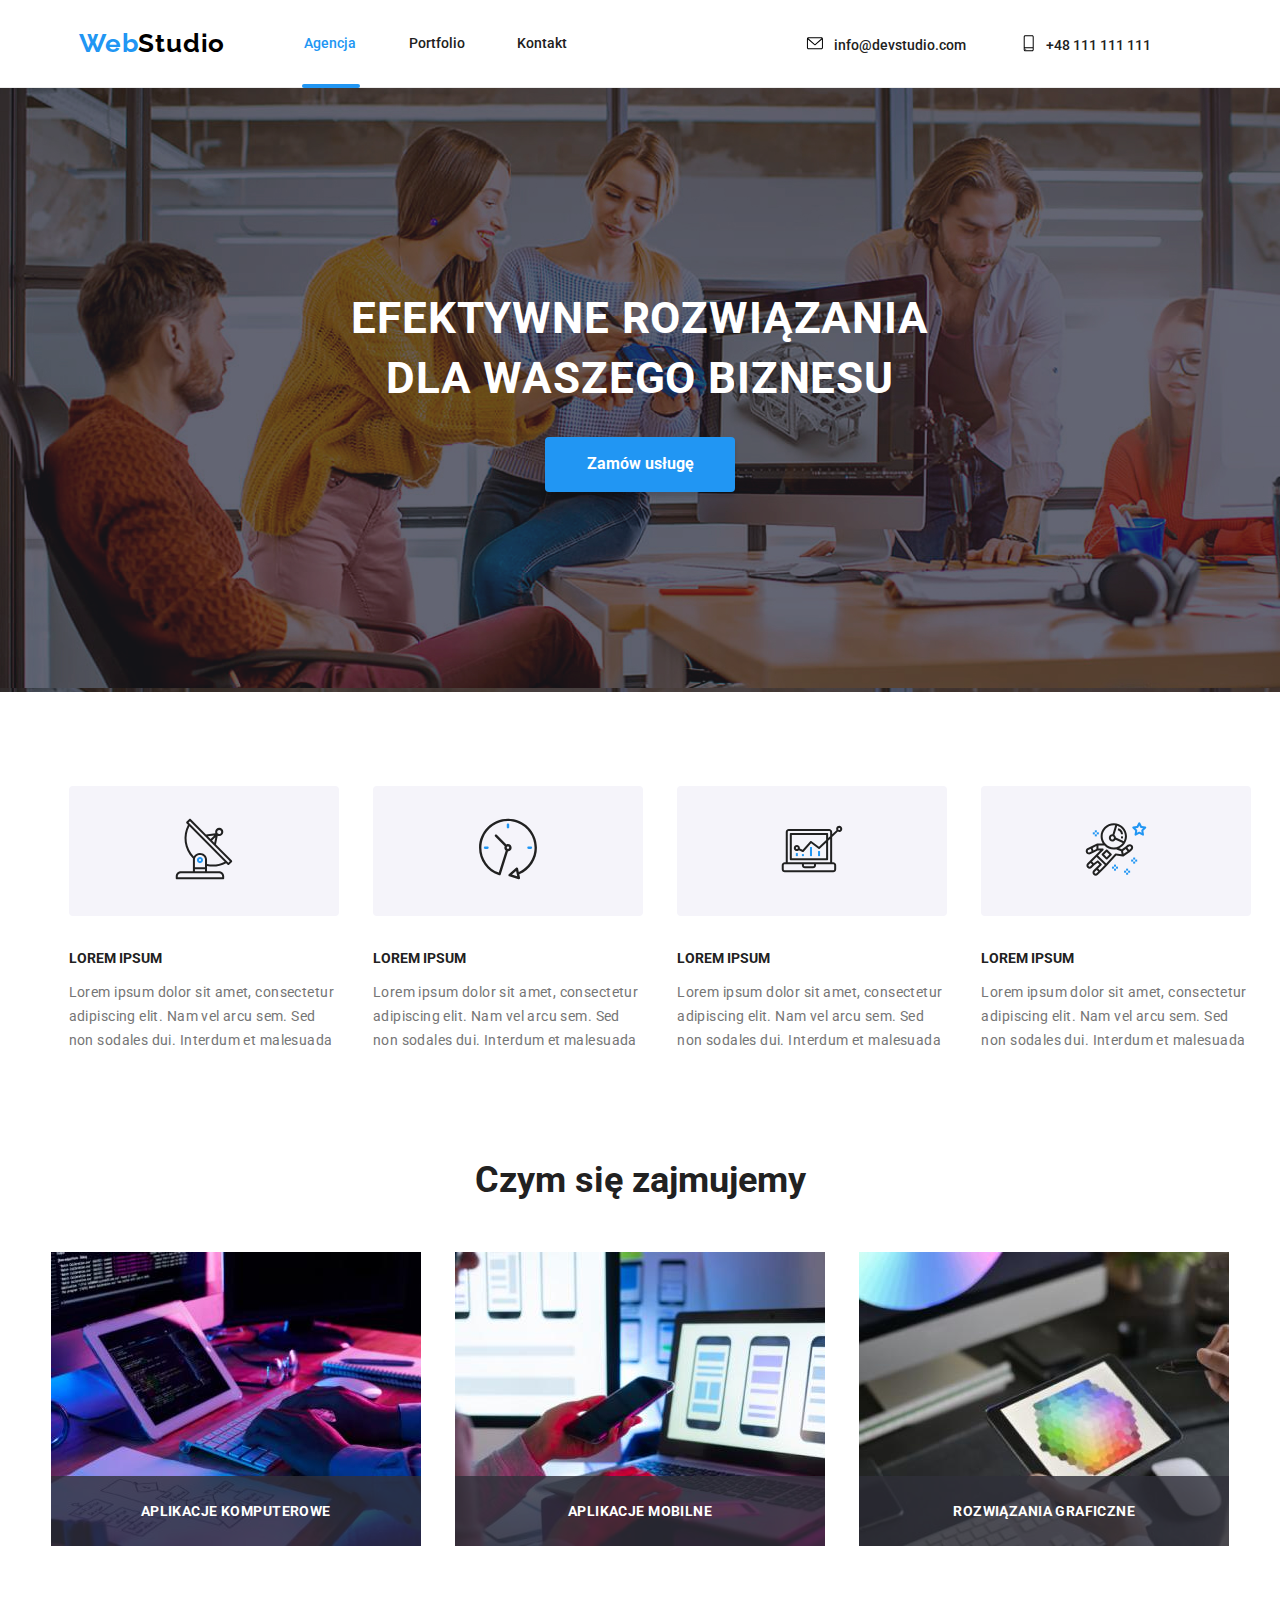
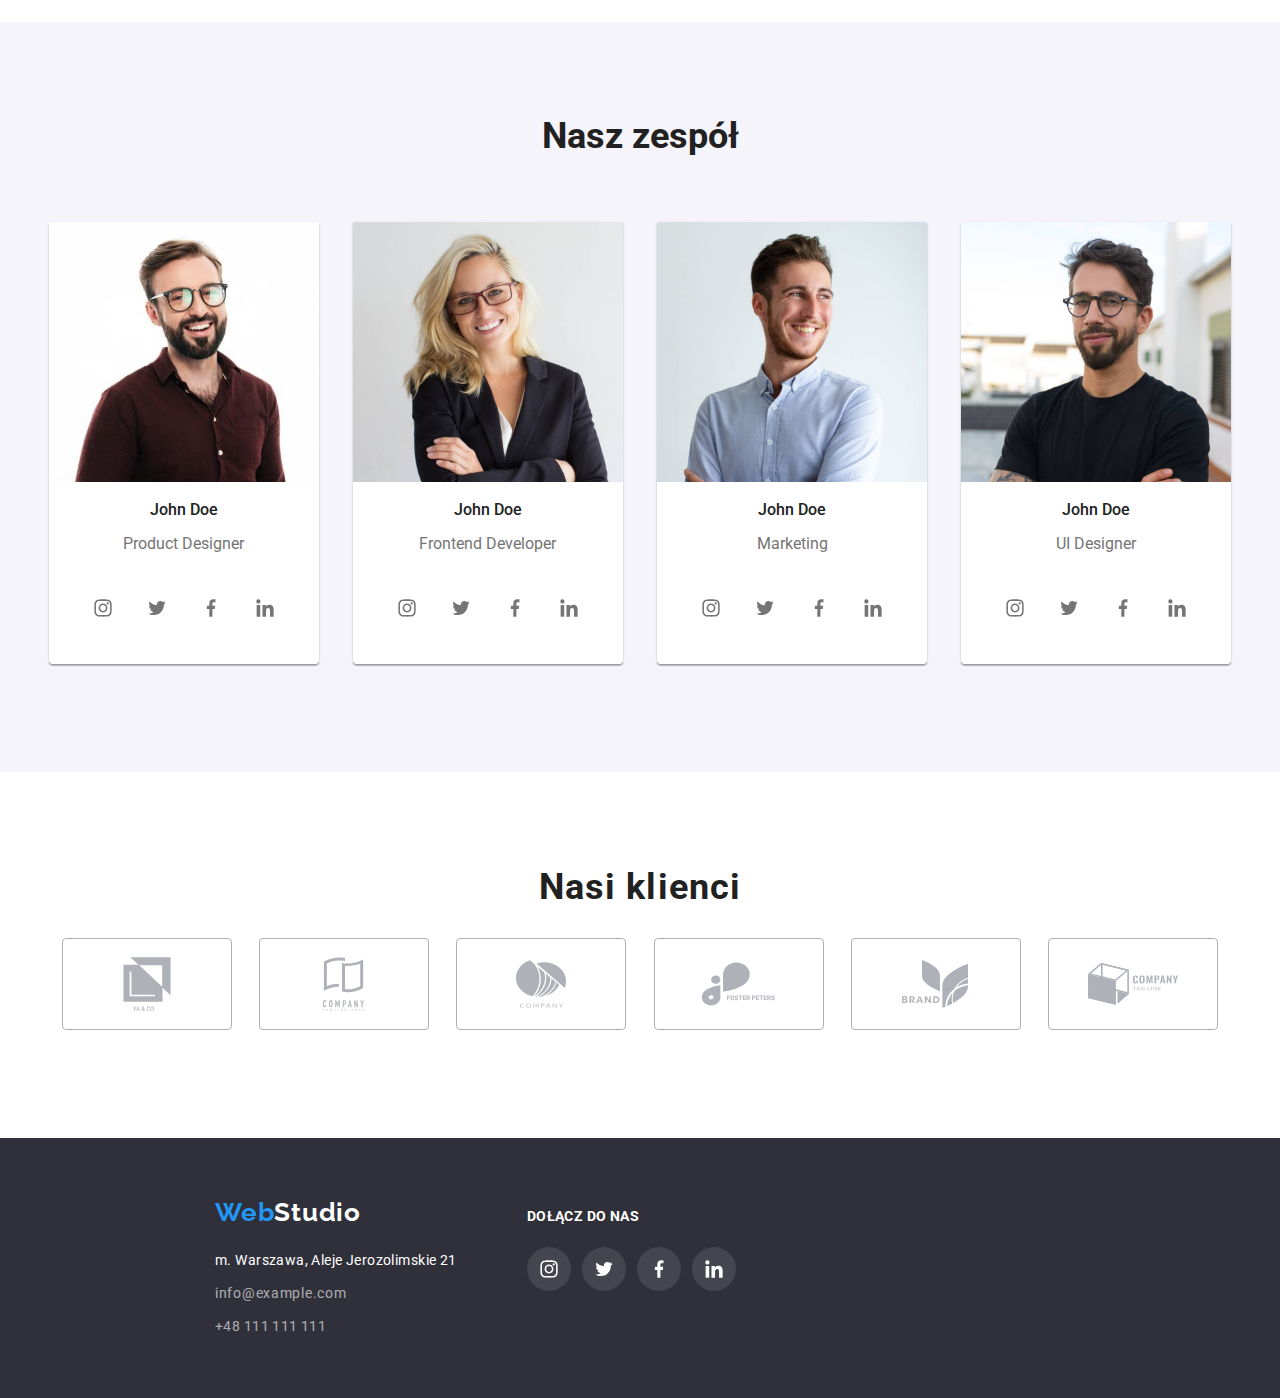
<file: index.html>
<!DOCTYPE html>
<html lang="pl">
  <head>
    <!--
  1.Usunąć komentarze niepotrzebne z html (oczywiste)
  2. Wyrównać sekcje
  3. flex wrap
  4. usunąc niepotrzebne divy(team members np)-->

    <!--Metadata tags-->
    <meta charset="UTF-8" />
    <meta http-equiv="X-UA-Compatible" content="IE=edge" />
    <meta name="viewport" content="width=device-width, initial-scale=1.0" />

    <!--Style sheet import-->
    <link rel="stylesheet" href="css/styles.css" />

    <!--Fonts import-->
    <link rel="preconnect" href="https://fonts.googleapis.com" />
    <link rel="preconnect" href="https://fonts.gstatic.com" crossorigin />
    <link
      href="https://fonts.googleapis.com/css2?family=Raleway:wght@700&family=Roboto:wght@400;500;700;900&display=swap"
      rel="stylesheet"
    />

    <!--Website tab tags-->
    <title>WebStudio</title>
  </head>
  <body>
    <div class="container">
      <div class="modal-backdrop is-hidden" data-modal>
        <div class="modal">
          <button class="close-button" type="button" data-modal-close>X</button>
        </div>
      </div>
      <header>
        <div class="container header">
          <!--Navbar elements-->

          <div class="navbar">
            <div class="logo">
              <a href="index.html"><span>Web</span>Studio</a>
            </div>

            <nav class="navbar-top">
              <ul class="nav-buttons flex-center">
                <li class="nav-button" id="active-nav">
                  <a class="nav-button" href="index.html">Agencja</a>
                </li>
                <li class="nav-button">
                  <a class="nav-button" href="portfolio.html">Portfolio</a>
                </li>
                <li class="nav-button"><a class="nav-button" href="#">Kontakt</a></li>
              </ul>
            </nav>

            <div class="nav-contacts">
              <a class="nav-email" href="mail:info@devstudio.com">
                <svg class="icon icon-envelope">
                  <use href="images/icons.svg#icon-envelope"></use></svg
                >info@devstudio.com</a
              >
              <a class="nav-phone" href="tel:111-111-111"
                ><svg class="icon icon-smartphone">
                  <use href="images/icons.svg#icon-smartphone"></use></svg
                >+48 111 111 111</a
              >
            </div>
          </div>
        </div>
      </header>

      <main>
        <div class="container">
          <!--Intro section-->

          <section>
            <div class="container header-mainpage">
              <div class="overlay-header">
                <h1>EFEKTYWNE ROZWIĄZANIA DLA WASZEGO BIZNESU</h1>
                <button class="call-to-action" type="button" data-modal-open>
                  Zamów usługę
                </button>
              </div>
            </div>
          </section>

          <section>
            <div class="container feature">
              <ul>
                <li class="feature-text">
                  <div class="feature-img">
                    <svg class="icon icon-antenna-1">
                      <use href="images/icons.svg#icon-antenna-1"
                    </svg>
                  </div>
                  <h3>LOREM IPSUM</h3>
                  <p>
                    Lorem ipsum dolor sit amet, consectetur adipiscing elit. Nam vel arcu
                    sem. Sed non sodales dui. Interdum et malesuada
                  </p>
                </li>
                <li class="feature-text">
                  <div class="feature-img">
                    <svg class="icon icon-clock-1">
                      <use href="images/icons.svg#icon-clock-1"></use>
                    </svg>
                  </div>
                  <h3>LOREM IPSUM</h3>
                  <p>
                    Lorem ipsum dolor sit amet, consectetur adipiscing elit. Nam vel arcu
                    sem. Sed non sodales dui. Interdum et malesuada
                  </p>
                </li>
                <li class="feature-text">
                  <div class="feature-img">
                    <svg class="icon icon-diagram-1">
                      <use href="images/icons.svg#icon-diagram-1"></use>
                    </svg>
                  </div>
                  <h3>LOREM IPSUM</h3>
                  <p>
                    Lorem ipsum dolor sit amet, consectetur adipiscing elit. Nam vel arcu
                    sem. Sed non sodales dui. Interdum et malesuada
                  </p>
                </li>
                <li class="feature-text">
                  <div class="feature-img">
                    <svg class="icon icon-astronaut-1">
                      <use href="images/icons.svg#icon-astronaut-1"></use>
                    </svg>
                  </div>
                  <h3>LOREM IPSUM</h3>
                  <p>
                    Lorem ipsum dolor sit amet, consectetur adipiscing elit. Nam vel arcu
                    sem. Sed non sodales dui. Interdum et malesuada
                  </p>
                </li>
              </ul>
            </div>
          </section>

          <section>
            <div class="container what-do-we-do">
              <h2>Czym się zajmujemy</h2>

              <ul class="flex-center what-do-we-do-photos">
                <li>
                  <div class="service flex-center">Aplikacje komputerowe</div>
                  <img
                    src="images/programming-photo-1.jpg"
                    alt="Person is typing code on PC and with addiitional smaller screen in front of them. Next to they on the left side lies a debugging scheme and on the right side there are glasses and notepad. Scene is illuminated with blue and red contra-light."
                    width="370"
                    height="294"
                  />
                </li>
                <li>
                  <div class="service flex-center">Aplikacje mobilne</div>
                  <img
                    src="images/programming-photo-2.jpg"
                    alt="Person is sitting at the laptop with phone in hand on the left side there is second, bigger screen. The screens an overview of the page or application layout for the phone. Scene is illuminated with blue and red contra-light. "
                    width="370"
                    height="294"
                  />
                </li>
                <li>
                  <div class="service flex-center">Rozwiązania graficzne</div>
                  <img
                    src="images/programming-photo-3.jpg"
                    alt=" Person is holding a tablet next to PC. Screen shows HTML color picker. Desk is dark grayish but mouse, keyboard and scren are white  Scene is illuminated with day light "
                    width="370"
                    height="294"
                  />
                </li>
              </ul>
            </div>
          </section>

          <section>
            <div class="container our-team">
              <h2>Nasz zespół</h2>

              <ul class="team-members flex-center">
                <li>
                  <div class="team-member">
                    <img
                      src="images/john-doe-1.jpg"
                      alt=" Portrait of man smiling man with short, dark-brown hair and beard, he is standing on white background. Man is wearing glasses and a brown shirt."
                      width="270"
                      height="260"
                    />
                    <h3>John Doe</h3>
                    <p>Product Designer</p>
                    <ul>
                      <li class="flex-center">
                        <svg class="icon icon-instagram">
                          <use href="images/icons.svg#icon-instagram"></use>
                        </svg>
                      </li>
                      <li class="flex-center">
                        <svg class="icon icon-twitter">
                          <use href="images/icons.svg#icon-twitter"></use>
                        </svg>
                      </li>
                      <li class="flex-center">
                        <svg class="icon icon-facebook">
                          <use href="images/icons.svg#icon-facebook"></use>
                        </svg>
                      </li>
                      <li class="flex-center">
                        <svg class="icon icon-linkedin">
                          <use href="images/icons.svg#icon-linkedin"></use>
                        </svg>
                      </li>
                    </ul>
                  </div>
                </li>

                <li>
                  <div class="team-member">
                    <img
                      src="images/john-doe-2.jpg"
                      alt="Portrait of woman smiling with long, blonde hair, she is standing on white background. Woman is wearing glasses and a black suit"
                      width="270"
                      height="260"
                    />
                    <h3>John Doe</h3>
                    <p>Frontend Developer</p>
                    <ul>
                      <li class="flex-center">
                        <svg class="icon icon-instagram">
                          <use href="images/icons.svg#icon-instagram"></use>
                        </svg>
                      </li>
                      <li class="flex-center">
                        <svg class="icon icon-twitter">
                          <use href="images/icons.svg#icon-twitter"></use>
                        </svg>
                      </li>
                      <li class="flex-center">
                        <svg class="icon icon-facebook">
                          <use href="images/icons.svg#icon-facebook"></use>
                        </svg>
                      </li>
                      <li class="flex-center">
                        <svg class="icon icon-linkedin">
                          <use href="images/icons.svg#icon-linkedin"></use>
                        </svg>
                      </li>
                    </ul>
                  </div>
                </li>

                <li>
                  <div class="team-member">
                    <img
                      src="images/john-doe-3.jpg"
                      alt="Portrait of man smiling with short, light-brown hair and short beard, he is standing on white background. Man is wearing a light-blue shirt."
                      width="270"
                      height="260"
                    />
                    <h3>John Doe</h3>
                    <p>Marketing</p>
                    <ul>
                      <li class="flex-center">
                        <svg class="icon icon-instagram">
                          <use href="images/icons.svg#icon-instagram"></use>
                        </svg>
                      </li>
                      <li class="flex-center">
                        <svg class="icon icon-twitter">
                          <use href="images/icons.svg#icon-twitter"></use>
                        </svg>
                      </li>
                      <li class="flex-center">
                        <svg class="icon icon-facebook">
                          <use href="images/icons.svg#icon-facebook"></use>
                        </svg>
                      </li>
                      <li class="flex-center">
                        <svg class="icon icon-linkedin">
                          <use href="images/icons.svg#icon-linkedin"></use>
                        </svg>
                      </li>
                    </ul>
                  </div>
                </li>

                <li>
                  <div class="team-member">
                    <img
                      src="images/john-doe-4.jpg"
                      alt="Portrait of man smiling with short, black hair and beard, he is standing on outside background. Man is wearing glasses and a black t-shirt."
                      width="270"
                      height="260"
                    />
                    <h3>John Doe</h3>
                    <p>UI Designer</p>
                    <ul>
                      <li class="flex-center">
                        <svg class="icon icon-instagram">
                          <use href="images/icons.svg#icon-instagram"></use>
                        </svg>
                      </li>
                      <li class="flex-center">
                        <svg class="icon icon-twitter">
                          <use href="images/icons.svg#icon-twitter"></use>
                        </svg>
                      </li>
                      <li class="flex-center">
                        <svg class="icon icon-facebook">
                          <use href="images/icons.svg#icon-facebook"></use>
                        </svg>
                      </li>
                      <li class="flex-center">
                        <svg class="icon icon-linkedin">
                          <use href="images/icons.svg#icon-linkedin"></use>
                        </svg>
                      </li>
                    </ul>
                  </div>
                </li>
              </ul>
            </div>
          </section>

          <section>
            <div class="container our-clients">
              <h2>Nasi klienci</h2>
              <ul class="clients flex-center">
                <li class="client flex-center">
                  <svg class="icon icon-company-1">
                    <use href="images/icons.svg#icon-company-1"></use>
                  </svg>
                </li>
                <li class="client flex-center">
                  <svg class="icon icon-company-2">
                    <use href="images/icons.svg#icon-company-2"></use>
                  </svg>
                </li>
                <li class="client flex-center">
                  <svg class="icon icon-company-3">
                    <use href="images/icons.svg#icon-company-3"></use>
                  </svg>
                </li>
                <li class="client flex-center">
                  <svg class="icon icon-company-4">
                    <use href="images/icons.svg#icon-company-4"></use>
                  </svg>
                </li>
                <li class="client flex-center">
                  <svg class="icon icon-company-5">
                    <use href="images/icons.svg#icon-company-5"></use>
                  </svg>
                </li>
                <li class="client flex-center">
                  <svg class="icon icon-company-6">
                    <use href="images/icons.svg#icon-company-6"></use>
                  </svg>
                </li>
              </ul>
            </div>
          </section>
        </div>
      </main>

      <footer>
        <div class="container footer">
          <!--Footer section with logos and contact-->

          <section>
            <div class="container contact-footer">
              <a class="logo"><span>Web</span>Studio</a>
              <address class="footer-adress">m. Warszawa, Aleje Jerozolimskie 21</address>
              <a class="footer-mail" href="mailto:info@example.com">info@example.com</a>
              <a class="footer-phone" href="tel:+48111111111">+48 111 111 111</a>
            </div>
          </section>

          <!--Footer section with social icons/links-->

          <section>
            <div class="container join-us">
              <h3>dołącz do nas</h3>
              <ul class="footer-social">
                <li class="flex-center">
                  <svg class="icon icon-instagram">
                    <use href="images/icons.svg#icon-instagram"></use>
                  </svg>
                </li>
                <li class="flex-center">
                  <svg class="icon icon-instagram">
                    <use href="images/icons.svg#icon-twitter"></use>
                  </svg>
                </li>
                <li class="flex-center">
                  <svg class="icon icon-facebook">
                    <use href="images/icons.svg#icon-facebook"></use>
                  </svg>
                </li>
                <li class="flex-center">
                  <svg class="icon icon-linkedin">
                    <use href="images/icons.svg#icon-linkedin"></use>
                  </svg>
                </li>
              </ul>
            </div>
          </section>
        </div>
      </footer>

      <script src="js/modal.js"></script>
    </div>
  </body>
</html>
</file>
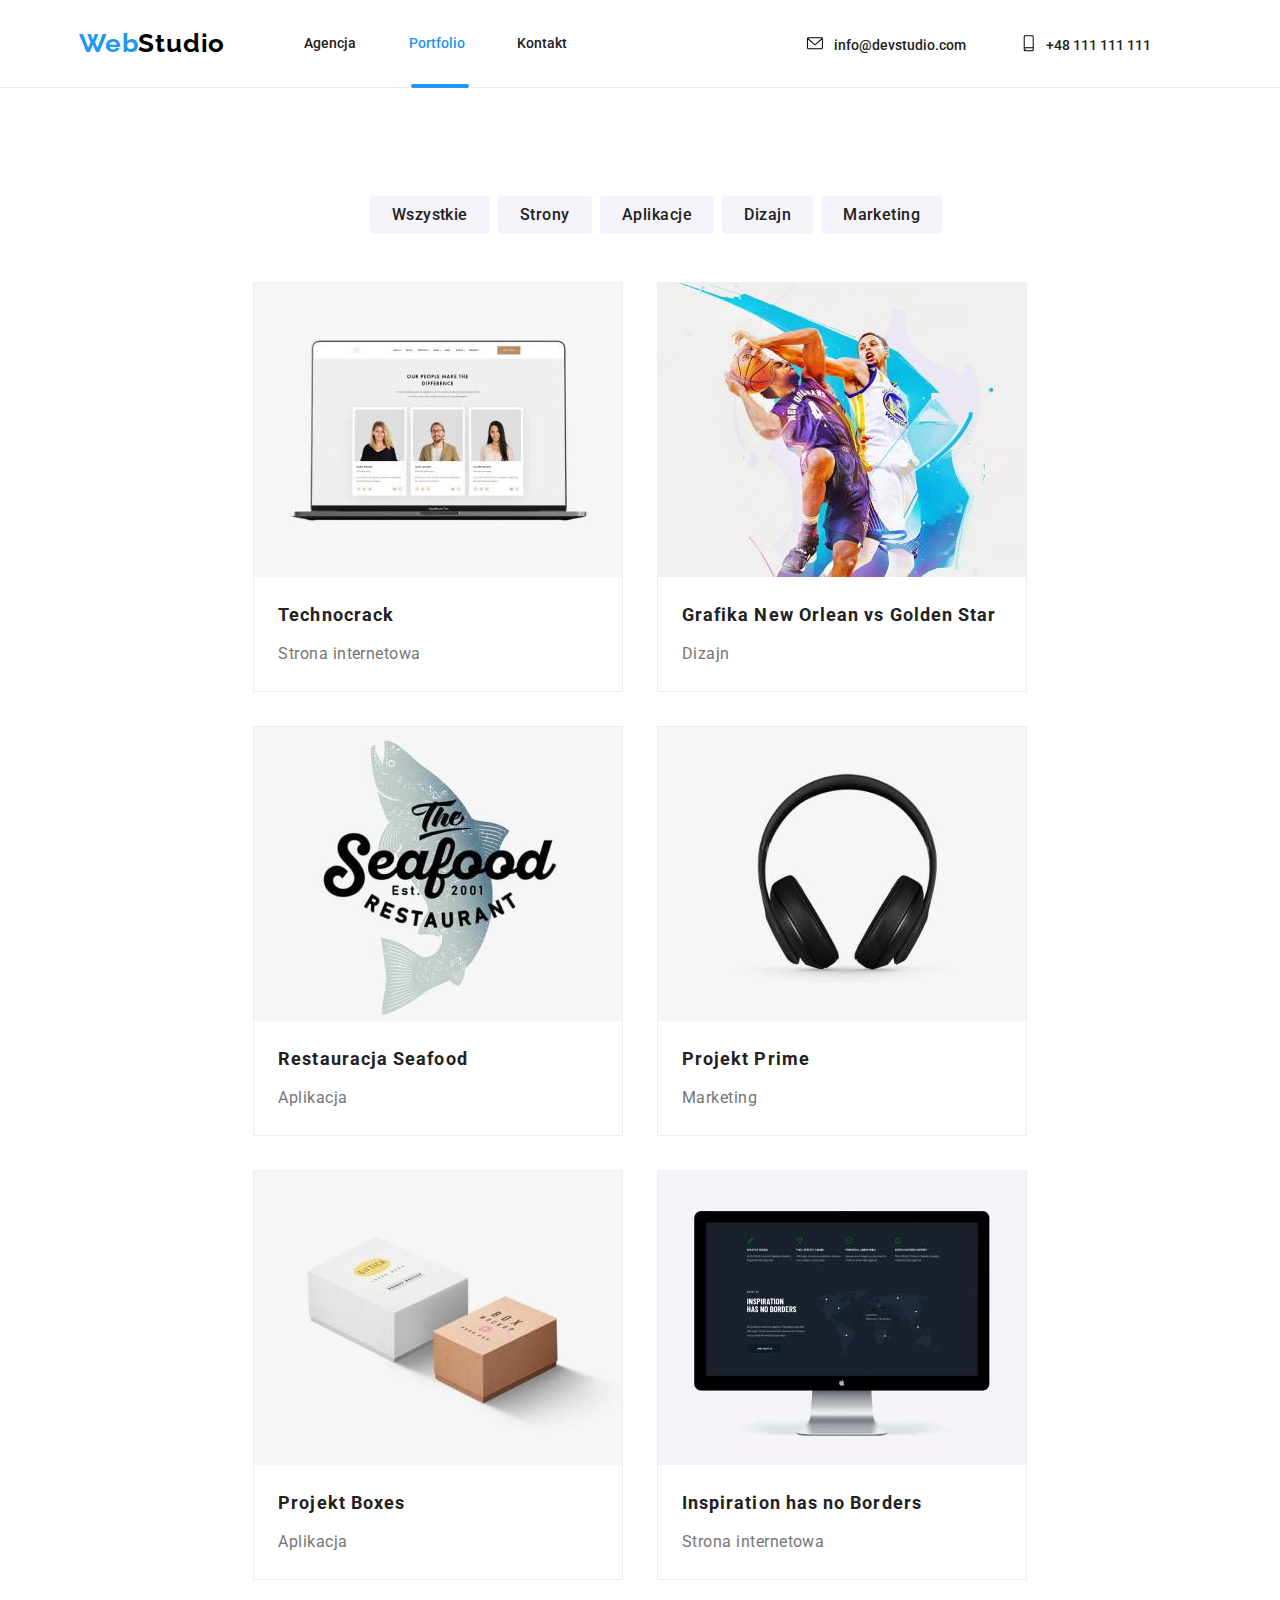
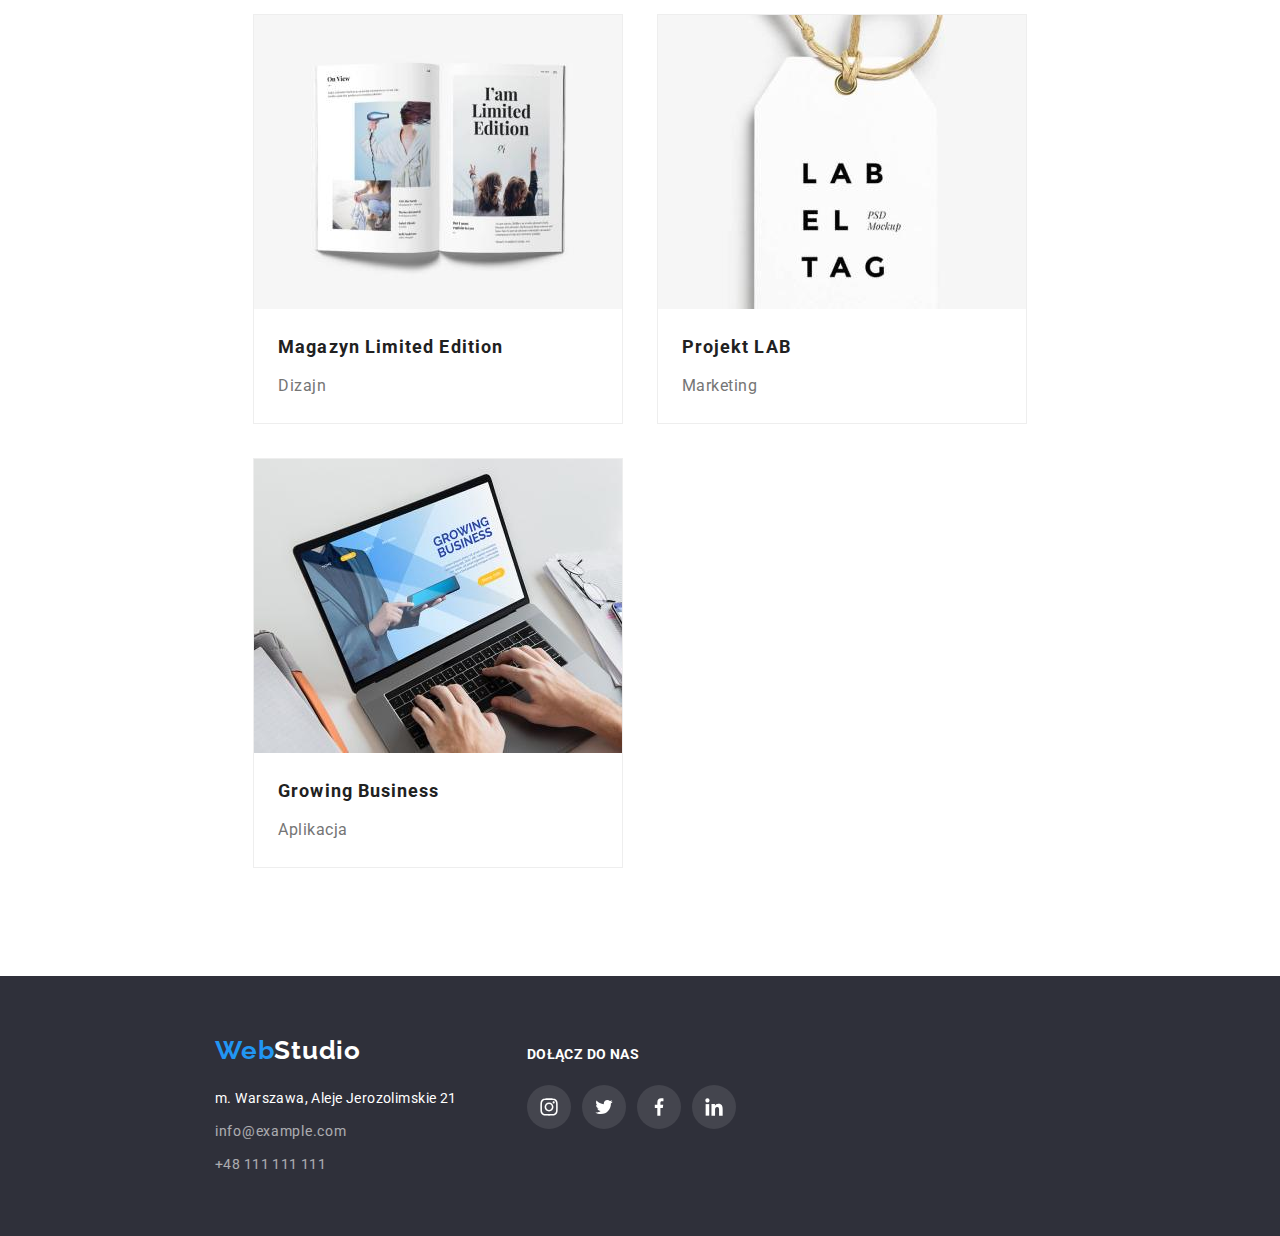
<file: portfolio.html>
<!DOCTYPE html>
<html lang="pl">
  <head>
    <!--Metadata tags-->
    <meta charset="UTF-8" />
    <meta http-equiv="X-UA-Compatible" content="IE=edge" />
    <meta name="viewport" content="width=device-width, initial-scale=1.0" />

    <!--Style sheet import-->
    <link rel="stylesheet" href="css/styles.css" />

    <!--Fonts import-->
    <link rel="preconnect" href="https://fonts.googleapis.com" />
    <link rel="preconnect" href="https://fonts.gstatic.com" crossorigin />
    <link
      href="https://fonts.googleapis.com/css2?family=Raleway:wght@700&family=Roboto:wght@400;500;700;900&display=swap"
      rel="stylesheet"
    />

    <!--Website tab tags-->
    <title>WebStudio</title>
  </head>
  <body>
    <div class="container">
      <header>
        <div class="container header">
          <!--Navbar elements-->

          <div class="navbar">
            <div class="logo">
              <a href="index.html"><span>Web</span>Studio</a>
            </div>

            <nav class="navbar-top">
              <ul class="nav-buttons flex-center">
                <li class="nav-button">
                  <a class="nav-button" href="index.html">Agencja</a>
                </li>
                <li class="nav-button" id="active-nav">
                  <a class="nav-button" href="portfolio.html">Portfolio</a>
                </li>
                <li class="nav-button"><a class="nav-button" href="#">Kontakt</a></li>
              </ul>
            </nav>

            <div class="nav-contacts">
              <a class="nav-email" href="mail:info@devstudio.com">
                <svg class="icon icon-envelope">
                  <use href="images/icons.svg#icon-envelope"></use></svg
                >info@devstudio.com</a
              >
              <a class="nav-phone" href="tel:111-111-111"
                ><svg class="icon icon-smartphone">
                  <use href="images/icons.svg#icon-smartphone"></use></svg
                >+48 111 111 111</a
              >
            </div>
          </div>
        </div>
      </header>

      <main>
        <div class="container">
          <section>
            <div class="container portfolio flex-center">
              <ul class="filters">
                <li class="filter"><button type="button">Wszystkie</button></li>
                <li class="filter"><button type="button">Strony</button></li>
                <li class="filter"><button type="button">Aplikacje</button></li>
                <li class="filter"><button type="button">Dizajn</button></li>
                <li class="filter"><button type="button">Marketing</button></li>
              </ul>

              <ul class="projects flex-center">
                <li class="project">
                  <div class="project-image">
                    <img
                      src="images/project1.jpg"
                      alt="Laptop, którego ekran pokazuje stronę internetową"
                      width="370"
                      height="294"
                    />
                    <div class="project-overlay">
                      <p>
                        Technocrack jest popularną platformą wykorzystywaną do
                        rozpowszechniania koronawirusa. Firmy wykorzystują tę platformę do
                        celów szpiegowskich i ataków na niezabezpieczone serwery
                        konkurencji
                      </p>
                    </div>
                  </div>

                  <h3>Technocrack</h3>
                  <p>Strona internetowa</p>
                </li>

                <li class="project">
                  <div class="project-image">
                    <img
                      src="images/project2.jpg"
                      alt="Realistyczny rysunek dwóch koszykarzy na białym tle z niebieską linią"
                      width="370"
                      height="294"
                    />
                    <div class="project-overlay">
                      <p>
                        Technocrack jest popularną platformą wykorzystywaną do
                        rozpowszechniania koronawirusa. Firmy wykorzystują tę platformę do
                        celów szpiegowskich i ataków na niezabezpieczone serwery
                        konkurencji
                      </p>
                    </div>
                  </div>
                  <h3>Grafika New Orlean vs Golden Star</h3>
                  <p>Dizajn</p>
                </li>

                <li class="project">
                  <div class="project-image">
                    <img
                      src="images/project3.jpg"
                      alt="Logo restauracji: Ryba z napisem : The Seafood restaurant Est.2001"
                      width="370"
                      height="294"
                    />
                    <div class="project-overlay">
                      <p>
                        Technocrack jest popularną platformą wykorzystywaną do
                        rozpowszechniania koronawirusa. Firmy wykorzystują tę platformę do
                        celów szpiegowskich i ataków na niezabezpieczone serwery
                        konkurencji
                      </p>
                    </div>
                  </div>
                  <h3>Restauracja Seafood</h3>
                  <p>Aplikacja</p>
                </li>

                <li class="project">
                  <div class="project-image">
                    <img
                      src="images/project4.jpg"
                      alt="Zdjęcie słuchawek nausznych"
                      width="370"
                      height="294"
                    />
                    <div class="project-overlay">
                      <p>
                        Technocrack jest popularną platformą wykorzystywaną do
                        rozpowszechniania koronawirusa. Firmy wykorzystują tę platformę do
                        celów szpiegowskich i ataków na niezabezpieczone serwery
                        konkurencji
                      </p>
                    </div>
                  </div>
                  <h3>Projekt Prime</h3>
                  <p>Marketing</p>
                </li>

                <li class="project">
                  <div class="project-image">
                    <img
                      src="images/project5.jpg"
                      alt="Zdjęcie dwóch pudeł: Jedno jest białe i większe, a drugie mniejsze i brązowe"
                      width="370"
                      height="294"
                    />
                    <div class="project-overlay">
                      <p>
                        Technocrack jest popularną platformą wykorzystywaną do
                        rozpowszechniania koronawirusa. Firmy wykorzystują tę platformę do
                        celów szpiegowskich i ataków na niezabezpieczone serwery
                        konkurencji
                      </p>
                    </div>
                  </div>
                  <h3>Projekt Boxes</h3>
                  <p>Aplikacja</p>
                </li>

                <li class="project">
                  <div class="project-image">
                    <img
                      src="images/project6.jpg"
                      alt="Zdjęcie ekranu apple z wyświetloną aplikacją internetową"
                      width="370"
                      height="294"
                    />
                    <div class="project-overlay">
                      <p>
                        Technocrack jest popularną platformą wykorzystywaną do
                        rozpowszechniania koronawirusa. Firmy wykorzystują tę platformę do
                        celów szpiegowskich i ataków na niezabezpieczone serwery
                        konkurencji
                      </p>
                    </div>
                  </div>
                  <h3>Inspiration has no Borders</h3>
                  <p>Strona internetowa</p>
                </li>

                <li class="project">
                  <div class="project-image">
                    <img
                      src="images/project7.jpg"
                      alt="Zdjęcie otwartego magazynu Limited Edition"
                      width="370"
                      height="294"
                    />
                    <div class="project-overlay">
                      <p>
                        Technocrack jest popularną platformą wykorzystywaną do
                        rozpowszechniania koronawirusa. Firmy wykorzystują tę platformę do
                        celów szpiegowskich i ataków na niezabezpieczone serwery
                        konkurencji
                      </p>
                    </div>
                  </div>
                  <h3>Magazyn Limited Edition</h3>
                  <p>Dizajn</p>
                </li>

                <li class="project">
                  <div class="project-image">
                    <img
                      src="images/project8.jpg"
                      alt="Zdjęcie etykiety z napisem LABELTAG"
                      width="370"
                      height="294"
                    />
                    <div class="project-overlay">
                      <p>
                        Technocrack jest popularną platformą wykorzystywaną do
                        rozpowszechniania koronawirusa. Firmy wykorzystują tę platformę do
                        celów szpiegowskich i ataków na niezabezpieczone serwery
                        konkurencji
                      </p>
                    </div>
                  </div>
                  <h3>Projekt LAB</h3>
                  <p>Marketing</p>
                </li>

                <li class="project">
                  <div class="project-image">
                    <img
                      src="images/project9.jpg"
                      alt="Zdjęcie laptopa i rąk osoby, która używa tego laptopa."
                      width="370"
                      height="294"
                    />
                    <div class="project-overlay">
                      <p>
                        Technocrack jest popularną platformą wykorzystywaną do
                        rozpowszechniania koronawirusa. Firmy wykorzystują tę platformę do
                        celów szpiegowskich i ataków na niezabezpieczone serwery
                        konkurencji
                      </p>
                    </div>
                  </div>
                  <h3>Growing Business</h3>
                  <p>Aplikacja</p>
                </li>
              </ul>
            </div>
          </section>
        </div>
      </main>

      <!--Footer section with logos and contact-->

      <footer>
        <div class="container footer">
          <!--Footer section with logos and contact-->

          <section>
            <div class="container contact-footer">
              <a class="logo"><span>Web</span>Studio</a>
              <address class="footer-adress">m. Warszawa, Aleje Jerozolimskie 21</address>
              <a class="footer-mail" href="mailto:info@example.com">info@example.com</a>
              <a class="footer-phone" href="tel:+48111111111">+48 111 111 111</a>
            </div>
          </section>

          <!--Footer section with social icons/links-->

          <section>
            <div class="container join-us">
              <h3>dołącz do nas</h3>
              <ul class="footer-social">
                <li class="flex-center">
                  <svg class="icon icon-instagram">
                    <use href="images/icons.svg#icon-instagram"></use>
                  </svg>
                </li>
                <li class="flex-center">
                  <svg class="icon icon-instagram">
                    <use href="images/icons.svg#icon-twitter"></use>
                  </svg>
                </li>
                <li class="flex-center">
                  <svg class="icon icon-facebook">
                    <use href="images/icons.svg#icon-facebook"></use>
                  </svg>
                </li>
                <li class="flex-center">
                  <svg class="icon icon-linkedin">
                    <use href="images/icons.svg#icon-linkedin"></use>
                  </svg>
                </li>
              </ul>
            </div>
          </section>
        </div>
      </footer>
    </div>
  </body>
</html>
</file>
<file: css/styles.css>
/*---Modern Normalizer---*/
@import 'normalize.css';

/*---Variables---*/

:root {
  --clr-background: #fff;
  --clr-background-darker: #f5f4fa;
  --clr-light: #ececec;
  --clr-dark: #2f303a;
  --clr-blue: #2196f3;
  --clr-font: #212121;
  --clr-font-lght: #757575;
  --clr-gray-element: #afb1b8;

  --ff-main: 'Roboto', sans-serif;
  --ff-logo: 'Raleway', sans-serif;
  --fw-reg: 400;
  --fw-med: 500;
  --fw-bld: 700;
  --fw-blck: 900;
}

/*---------------------*/
/*-------UTILITY-------*/
/*---------------------*/
.flex-center {
  display: flex;
  justify-content: center;
  align-items: center;
}

/*-------------------*/
/*-------ICONS-------*/
/*-------------------*/

.icon {
  display: inline-block;
  width: 1em;
  height: 1em;
  stroke-width: 0;
}

.icon-antenna-1 {
  width: 4.375rem;
  height: 4.375rem;
  background-position: 0 0;
}
.icon-clock-1 {
  width: 4.375rem;
  height: 4.375rem;
  background-position: -96px 0;
}
.icon-diagram-1 {
  width: 4.375rem;
  height: 4.375rem;
  background-position: -432px 0;
}
.icon-astronaut-1 {
  width: 4.375rem;
  height: 4.375rem;
  background-position: -48px 0;
}

.icon-company-1 {
  width: 4rem;
  height: 4rem;
  background-position: -144px 0;
}
.icon-company-2 {
  width: 4.5rem;
  height: 4.5rem;
  background-position: -192px 0;
}
.icon-company-3 {
  width: 5rem;
  height: 5rem;
  background-position: -240px 0;
}
.icon-company-4 {
  width: 5.5rem;
  height: 5.5rem;
  background-position: -288px 0;
}
.icon-company-5 {
  width: 5rem;
  height: 5rem;
  background-position: -336px 0;
}
.icon-company-6 {
  width: 6.5rem;
  height: 6.5rem;
  background-position: -384px 0;
}

.icon-instagram {
  width: 1.25rem;
  height: 1.25rem;
  background-position: -624px 0;
}
.icon-twitter {
  width: 1.25rem;
  height: 1.25rem;
  background-position: 0 -48px;
}
.icon-facebook {
  width: 1.25rem;
  height: 1.25rem;
  background-position: -576px 0;
}
.icon-linkedin {
  width: 1.25rem;
  height: 1.25rem;
  background-position: -672px 0;
}

.icon-envelope {
  width: 1.332em;
  height: 1.332em;
  vertical-align: bottom;

  background-position: -480px 0;
}

.icon-smartphone {
  width: 1.321em;
  height: 1.321em;
  vertical-align: bottom;
  background-position: -720px 0;
}

/*-----------------------------*/
/*----Body default values------*/
/*----(fonts, colots etc.)-----*/
/*-----------------------------*/

body {
  margin: 0;
  padding: 0;

  color: var(--clr-font);
  font-family: var(--ff-main);
  font-weight: var(--fw-reg);
  font-style: normal;
  font-size: 14px;

  background-color: var(--clr-background);
}

/*---------------------*/
/*-------NAVBAR--------*/
/*--------------------*/

.navbar {
  display: flex;
  flex-direction: row;
  align-items: center;
  justify-content: space-evenly;
  width: 100%;
  height: 88px;

  border-bottom: 1px solid #ececec;

  user-select: none;
}

/*--------------------*/

.logo {
  font-family: var(--ff-logo);
  font-weight: var(--fw-bld);
  font-size: 26px;
  letter-spacing: 0.03em;
}
.logo > a {
  color: #000;
  text-decoration: none;
}
.logo > a > span {
  color: var(--clr-blue);
}
.logo > span {
  color: var(--clr-blue);
}

/*--------------------*/
.navbar-top {
  padding-right: 5rem;
}
.nav-buttons {
  padding: 0;
  margin: 0;

  gap: 3.286rem;

  max-width: 17.5rem;

  list-style: none;
}

.nav-button {
  position: relative;
  display: block;

  font-weight: var(--fw-med);
  color: var(--clr-font);
  text-decoration: none;

  transition: transform 250ms cubic-bezier(0.4, 0, 0.2, 1),
    color 250ms cubic-bezier(0.4, 0, 0.2, 1), animation 1s cubic-bezier(0.4, 0, 0.2, 1);
}

.nav-button > :hover,
.nav-button > :focus {
  color: var(--clr-blue);
  transform: scale(1.2);
  animation: tilt-shaking 0.25s infinite;
}
@keyframes tilt-shaking {
  0% {
    transform: rotate(0deg);
  }
  25% {
    transform: rotate(5deg);
  }
  50% {
    transform: rotate(0eg);
  }
  75% {
    transform: rotate(-5deg);
  }
  100% {
    transform: rotate(0deg);
  }
}

#active-nav > a {
  color: var(--clr-blue);
}
#active-nav::after {
  position: absolute;
  display: block;

  top: 48.5px;
  right: -4px;

  width: 58px;
  height: 4px;

  background-color: var(--clr-blue);
  border-radius: 2px;

  content: '';
}

/*--------------------*/

.nav-contacts {
  justify-content: flex-end;
  padding-left: 5rem;
}

.nav-email,
.nav-phone {
  margin-right: 3.125rem;

  font-weight: var(--fw-med);
  color: var(--clr-font);
  text-decoration: none;
  transition: color 250ms cubic-bezier(0.4, 0, 0.2, 1),
    fill 250ms cubic-bezier(0.4, 0, 0.2, 1);
}
.nav-email > svg,
.nav-phone > svg {
  margin-right: 0.625em;
}
.nav-email:hover,
.nav-phone:hover,
.nav-email:focus,
.nav-phone:focus {
  color: var(--clr-blue);
  fill: var(--clr-blue);
}

/*--------------------*/
/*-------INDEX--------*/
/*--------------------*/

.header-mainpage {
  color: #fff;
  font-weight: var(--fw-blck);
  text-align: center;
  letter-spacing: 0.06em;
  line-height: 1.36em;

  background-image: url('../images/header-img.jpg');
}
.overlay-header {
  display: flex;
  flex-direction: column;
  align-items: center;
  justify-content: center;

  width: 100%;
  height: 100%;
  position: relative;
  z-index: 1;

  background-color: #2f303a66;
}
.overlay-header > h1 {
  margin-top: 12.5rem;

  display: inline-block;
  width: 40rem;

  font-size: 44px;
  line-height: 3.75rem;
  text-align: center;
}

.call-to-action {
  padding: 10px 41px 10px 42px;
  margin-bottom: 12.5rem;

  color: #fff;
  font-family: var(--ff-main);
  font-weight: var(--fw-bld);
  font-size: 16px;
  line-height: 2.143rem;

  background-color: var(--clr-blue);
  box-shadow: 0px 4px 4px rgba(0, 0, 0, 0.15);
  border-radius: 4px;
  border: none;
  cursor: pointer;
  transition: transform 350ms cubic-bezier(0.4, 0, 0.2, 1),
    box-shadow 350ms cubic-bezier(0.4, 0, 0.2, 1),
    border-radius 350ms cubic-bezier(0.4, 0, 0.2, 1),
    background-color 350ms cubic-bezier(0.4, 0, 0.2, 1),
    font 350ms cubic-bezier(0.4, 0, 0.2, 1);
}
.call-to-action:hover {
  transform: scale(1.2);
  box-shadow: 0px 3px 1px rgba(0, 0, 0, 0.1), 0px 1px 2px rgba(0, 0, 0, 0.08),
    0px 2px 2px rgba(0, 0, 0, 0.12);
  border-radius: 18px;
  background-color: #a621f3;
  font-size: 20px;
}

/*--------------------*/

.feature {
  margin-block: 5.875rem;
}
.feature > ul {
  display: flex;
  flex-wrap: wrap;
  justify-content: center;
  column-gap: 2.143rem;

  list-style: none;
}
.feature-img {
  margin-bottom: 2.143rem;

  background-color: var(--clr-background-darker);

  border-radius: 4px;
}

.feature-img > svg {
  margin: 1.786rem 6.25rem;
  width: 4.375rem;
  height: 4.375rem;
}
.feature-text {
  width: 16.875rem;
}
.feature-text > h3 {
  font-size: 14px;
  font-weight: var(--fw-bld);
}
.feature-text > p {
  color: var(--clr-font-lght);
  line-height: 1.5rem;
  letter-spacing: 0.42px;
}

/*--------------------*/

.what-do-we-do > * {
  padding: 0;
}
.what-do-we-do {
  margin-bottom: 5.25em;
  text-align: center;
}

.what-do-we-do > h2 {
  margin-bottom: 3.125rem;

  font-size: 36px;
  font-weight: var(--fw-bld);
}
.what-do-we-do-photos {
  position: relative;
  flex-wrap: wrap;
  column-gap: 2.143rem;
  list-style: none;
}
.what-do-we-do-photos > li {
  position: relative;
  display: inline-block;
}

.service {
  position: absolute;
  top: 75.5%;

  width: 100%;
  height: 23.538%;

  color: #fff;
  font-weight: var(--fw-bld);
  line-height: 16.41px;
  letter-spacing: 0.03em;
  text-transform: uppercase;

  background-color: rgba(47, 48, 58, 0.8);
}

/*--------------------*/

.our-team {
  display: flex;
  flex-direction: column;
  align-items: center;

  text-align: center;

  background-color: var(--clr-background-darker);
}
.our-team * {
  padding: 0;
}
.our-team > h2 {
  margin-block: 5.875rem 3.125rem;
  font-size: 36px;
  font-weight: var(--fw-bld);
}

.team-members {
  flex-wrap: wrap;
  column-gap: 2.143rem;

  list-style: none;
}
.team-member {
  margin-bottom: 5.875rem;

  background-color: var(--clr-background);

  box-shadow: 0px 1px 3px rgba(0, 0, 0, 0.12), 0px 1px 1px rgba(0, 0, 0, 0.14),
    0px 2px 1px rgba(0, 0, 0, 0.2);
  border-bottom-left-radius: 4px;
  border-bottom-right-radius: 4px;
}
.team-member > h3 {
  font-size: 16px;
  font-weight: var(--fw-med);
}
.team-member > p {
  padding-bottom: 1rem;

  color: var(--clr-font-lght);
  font-size: 16px;
}
.team-member > ul {
  display: flex;
  flex-direction: row;
  gap: 0.625rem;
  align-items: center;
  justify-content: center;

  list-style: none;
}
.team-member > ul > li {
  width: 2.75rem;
  height: 2.75rem;
  margin-bottom: 2.143rem;

  fill: var(--clr-font-lght);
  border-radius: 50%;

  cursor: pointer;
  transition: background-color 250ms cubic-bezier(0.4, 0, 0.2, 1),
    fill 250ms cubic-bezier(0.4, 0, 0.2, 1);
}
.team-member > ul > li:hover,
.team-member > ul > li:focus {
  background-color: var(--clr-blue);
  fill: var(--clr-background);
}

/*--------------------*/

.clients {
  flex-wrap: wrap;
  gap: 1.7rem;
  padding: 0;

  list-style: none;
}
.our-clients > h2 {
  margin-top: 5.875rem;

  text-align: center;
  font-size: 36px;
  line-height: 2.625rem;
  letter-spacing: 0.03em;
  font-weight: var(--fw-bld);
}
.client {
  margin-bottom: 5.875rem;

  width: 10.625rem;
  height: 5.75rem;

  border: 1px solid #afb1b8;
  border-radius: 4px;
  fill: var(--clr-gray-element);

  cursor: pointer;
  transition: border-color 250ms cubic-bezier(0.4, 0, 0.2, 1),
    fill 250ms cubic-bezier(0.4, 0, 0.2, 1), transform 500ms;
}
.client:hover,
.client:focus {
  border-color: var(--clr-blue);
  fill: var(--clr-blue);

  transform: scale(1.1);
}

/*--------------------*/
/*------Footer--------*/
/*--------------------*/

.footer {
  display: flex;
  flex-direction: row;
  flex-wrap: wrap;
  gap: 4.375rem;
  align-items: baseline;

  color: #fff;

  background-color: var(--clr-dark);
}
.contact-footer {
  display: flex;
  flex-direction: column;
  align-items: flex-start;
}
.contact-footer > * {
  margin-left: 215px;
}
.contact-footer > .logo {
  margin-block: 3.75rem 1.25rem;

  user-select: none;
}
.footer-adress {
  margin-bottom: 0.563rem;
  font-style: normal;
  line-height: 1.5rem;
  letter-spacing: 0.03em;
}
.footer-mail {
  margin-bottom: 0.563rem;

  color: #fff;
  line-height: 1.5rem;
  letter-spacing: 0.72px;
  text-decoration: none;

  transition: color 250ms cubic-bezier(0.4, 0, 0.2, 1),
    opacity 250ms cubic-bezier(0.4, 0, 0.2, 1);
  opacity: 0.6;
}
.footer-phone {
  margin-bottom: 3.75rem;

  color: #fff;
  line-height: 1.5rem;
  letter-spacing: 0.03em;
  text-decoration: none;

  transition: color 250ms cubic-bezier(0.4, 0, 0.2, 1),
    opacity 250ms cubic-bezier(0.4, 0, 0.2, 1);
  opacity: 0.6;
}
.footer-mail:hover,
.footer-phone:hover,
.footer-mail:focus,
.footer-phone:focus {
  color: var(--clr-blue);

  opacity: 1;
}

.join-us {
  max-width: 206px;

  display: flex;
  flex-direction: column;
  flex-wrap: wrap;
  gap: 1.43rem;
  align-self: center;
  justify-content: space-between;

  text-align: left;
}
.join-us > * {
  margin: 0;
  padding: 0;
}
.join-us > h3 {
  width: 206px;

  font-weight: var(--fw-bld);
  font-size: 14px;
  line-height: 16px;
  letter-spacing: 0.03em;
  text-transform: uppercase;
}
.footer-social {
  display: flex;
  flex-direction: row;
  gap: 0.7rem;
  list-style: none;
}
.footer-social > li {
  width: 2.75rem;
  height: 2.75rem;

  background-color: #ffffff1a;
  border-radius: 50%;
  fill: var(--clr-background);

  cursor: pointer;
  transition: background-color 250ms cubic-bezier(0.4, 0, 0.2, 1),
    opacity 250ms cubic-bezier(0.4, 0, 0.2, 1);
}

.footer-social > li:hover,
.footer-social > li:focus {
  background-color: var(--clr-blue);
  opacity: 1;
}

/*----------------------*/
/*----------------------*/
/*----- PORTFOLIO ------*/
/*----------------------*/
/*----------------------*/

.portfolio {
  margin: 5.875rem 13.438rem;

  flex-direction: column;
  align-self: center;
  justify-self: center;
}

/*----------------------*/

.filters {
  display: inline-flex;

  list-style: none;
}

.filter > button {
  padding: 0.375rem 1.375rem;
  margin-right: 0.5rem;

  color: var(--clr-font);
  font-family: var(--ff-main);
  font-weight: var(--fw-med);
  font-size: 16px;
  letter-spacing: 0.03em;
  line-height: 1.625rem;

  border-radius: 4px;
  border: none;
  background-color: var(--clr-background-darker);

  cursor: pointer;
  user-select: none;
  transition: color 250ms cubic-bezier(0.4, 0, 0.2, 1),
    background-color 250ms cubic-bezier(0.4, 0, 0.2, 1),
    box-shadow 250ms cubic-bezier(0.4, 0, 0.2, 1);
}
.filter > button:hover,
.filter > button:focus {
  color: #fff;

  background-color: var(--clr-blue);
  box-shadow: 0px 3px 1px rgba(0, 0, 0, 0.1), 0px 1px 2px rgba(0, 0, 0, 0.08),
    0px 2px 2px rgba(0, 0, 0, 0.12);
}

/*----------------------*/

.projects {
  display: grid;
  gap: 2.1rem;
  grid-template-columns: 1fr;

  justify-content: center;
  align-items: center;

  padding: 0;
  margin-top: 2.125rem;

  list-style: none;
}
@media (min-width: 800px) {
  .projects {
    grid-template-columns: 1fr 1fr;
  }
}
@media (min-width: 1300px) {
  .projects {
    grid-template-columns: 1fr 1fr 1fr;
  }
}
.project {
  box-sizing: border-box;

  width: 370px;

  border: 1px solid #eeeeee;

  transition: box-shadow 250ms cubic-bezier(0.4, 0, 0.2, 1);
  cursor: pointer;
  overflow: hidden;
}
.project > img {
  user-select: none;
}
.project > h3 {
  margin: 1.25rem 1.5rem 0.25rem 1.5rem;

  font-weight: var(--fw-bld);
  font-size: 18px;
  line-height: 2.25rem;
  letter-spacing: 0.06em;
}
.project > p {
  margin: 0 1.5rem 1.25rem 1.5rem;

  color: var(--clr-font-lght);
  font-weight: 400;
  font-size: 16px;
  line-height: 2.143rem;
  letter-spacing: 0.03em;
}
.project:hover,
.project:focus {
  box-shadow: 0px 1px 1px rgba(0, 0, 0, 0.12), 0px 4px 4px rgba(0, 0, 0, 0.06),
    1px 4px 6px rgba(0, 0, 0, 0.16);
}
.project-image {
  position: relative;
  width: 370px;
  height: 294px;
  overflow: hidden;
}
.project-overlay {
  position: absolute;
  bottom: 0;
  left: 0;
  right: 0;

  width: 100%;
  height: 0;

  background-color: rgba(33, 150, 243, 0.9);

  transition: height 250ms cubic-bezier(0.4, 0, 0.2, 1);
  overflow: hidden;
}
.project-overlay > p {
  font-size: 18px;
  color: #fff;
  line-height: 156%;
  letter-spacing: 0.03em;
  margin-block: 2.7rem;
  margin-inline: 2.5rem 1.3rem;
}
.project:hover .project-overlay {
  height: 100%;
}

/*----------------------*/
/*----------------------*/
/*-----MODAL WINDOW-----*/
/*----------------------*/
/*----------------------*/

.is-hidden {
  transform: scaleY(0);
  visibility: hidden;
  opacity: 0;

  pointer-events: none;
}
.modal-backdrop {
  position: fixed;
  z-index: 3;
  width: 100%;
  height: 100%;
  background-color: rgba(0, 0, 0, 0.2);
  transition: transform 500ms cubic-bezier(0.4, 0, 0.2, 1),
    visibility 1s cubic-bezier(0.4, 0, 0.2, 1), opacity 450ms cubic-bezier(0.4, 0, 0.2, 1);
}
.modal {
  position: absolute;
  top: 50%;
  left: 50%;
  transform: translate(-50%, -50%);

  width: 528px;
  height: 581px;

  background-color: #fff;
  box-shadow: 0px 1px 3px rgba(0, 0, 0, 0.12), 0px 1px 1px rgba(0, 0, 0, 0.14),
    0px 2px 1px rgba(0, 0, 0, 0.2);
  border-radius: 4px;
}
.close-button {
  position: absolute;
  top: 8px;
  right: 8px;

  width: 30px;
  height: 30px;

  background-color: #fff;
  border: 1px solid rgba(0, 0, 0, 0.1);
  border-radius: 100%;

  cursor: pointer;
  transition: background-color 500ms, transform 250ms cubic-bezier(0.4, 0, 0.2, 1),
    box-shadow 250ms;
}
.close-button:hover {
  background-color: var(--clr-blue);
  transform: scale(1.2);
  box-shadow: 0px 3px 1px rgba(0, 0, 0, 0.1), 0px 1px 2px rgba(0, 0, 0, 0.08),
    0px 2px 2px rgba(0, 0, 0, 0.12);
}
</file>
